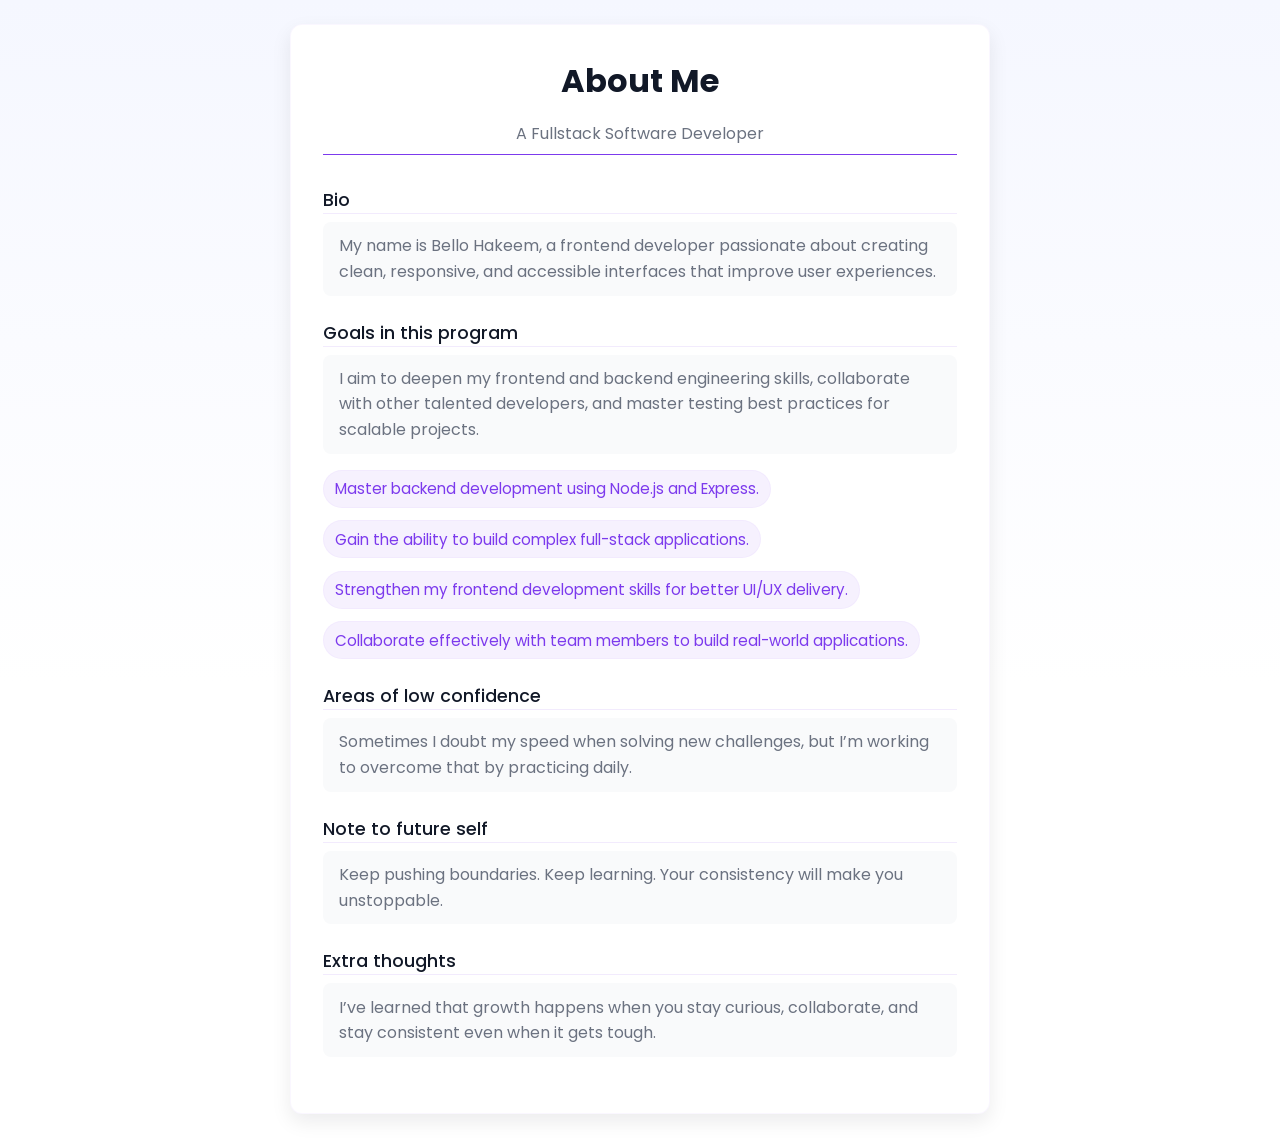
<file: about.html>
<!DOCTYPE html>
<html lang="en">
  <head>
    <meta charset="UTF-8" />
    <meta name="viewport" content="width=device-width, initial-scale=1.0" />
    <title>Hackhim | About Me</title>
    <link rel="stylesheet" href="../style.css" />
  </head>
  <body>
    <main class="about_page" data-testid="test-about-page">
      <h1>About Me</h1>
      <p>A Fullstack Software Developer</p>

      <section class="about_bio_section" data-testid="test-about-bio-section">
        <h2>Bio</h2>
        <p data-testid="test-about-bio">
          My name is Bello Hakeem, a frontend developer passionate about
          creating clean, responsive, and accessible interfaces that improve
          user experiences.
        </p>
      </section>

      <section
        class="about_goals_section"
        data-testid="test-about-goals-section"
      >
        <h2>Goals in this program</h2>
        <p data-testid="test-about-goals">
          I aim to deepen my frontend and backend engineering skills,
          collaborate with other talented developers, and master testing best
          practices for scalable projects.
        </p>
        <ul data-testid="test-about-goals-list">
          <li>Master backend development using Node.js and Express.</li>
          <li>Gain the ability to build complex full-stack applications.</li>

          <li>
            Strengthen my frontend development skills for better UI/UX delivery.
          </li>

          <li>
            Collaborate effectively with team members to build real-world
            applications.
          </li>
        </ul>
      </section>

      <section>
        <h2>Areas of low confidence</h2>
        <p data-testid="test-about-confidence">
          Sometimes I doubt my speed when solving new challenges, but I’m
          working to overcome that by practicing daily.
        </p>
      </section>

      <section>
        <h2>Note to future self</h2>
        <p data-testid="test-about-future-note">
          Keep pushing boundaries. Keep learning. Your consistency will make you
          unstoppable.
        </p>
      </section>

      <section>
        <h2>Extra thoughts</h2>
        <p data-testid="test-about-extra">
          I’ve learned that growth happens when you stay curious, collaborate,
          and stay consistent even when it gets tough.
        </p>
      </section>
    </main>
  </body>
</html>
</file>
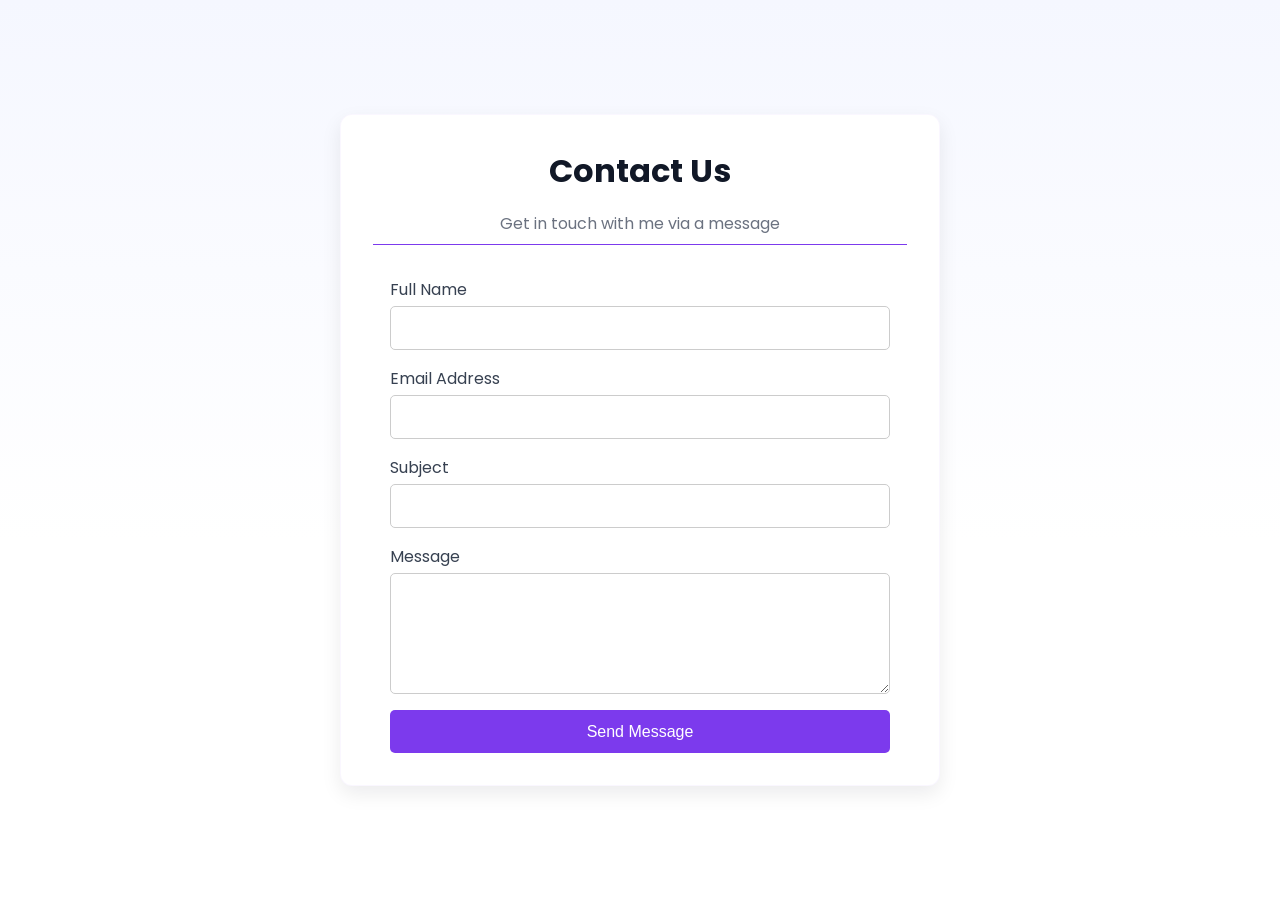
<file: contact.html>
<!DOCTYPE html>
<html lang="en">
  <head>
    <meta charset="UTF-8" />
    <meta name="viewport" content="width=device-width, initial-scale=1.0" />
    <title>Hackhim | Contact Us</title>
    <link rel="stylesheet" href="../style.css" />
  </head>
  <body>
    <main class="contact-page" data-testid="test-contact-page">
      <h1>Contact Us</h1>
      <p>Get in touch with me via a message</p>
      <!-- FORM -->
      <p
        id="success-msg"
        data-testid="test-contact-success"
        class="success-message"
        hidden
      >
        ✅ Message sent successfully! Thank you for reaching out.
      </p>
      <form id="contact-form" novalidate>
        <div class="form-group">
          <label for="name">Full Name</label>
          <input
            type="text"
            id="name"
            data-testid="test-contact-name"
            aria-describedby="error-name"
          />
          <span
            id="error-name"
            data-testid="test-contact-error-name"
            class="error-message"
            aria-live="polite"
          ></span>
        </div>

        <div class="form-group">
          <label for="email">Email Address</label>
          <input
            type="email"
            id="email"
            data-testid="test-contact-email"
            aria-describedby="error-email"
          />
          <span
            id="error-email"
            data-testid="test-contact-error-email"
            class="error-message"
            aria-live="polite"
          ></span>
        </div>

        <div class="form-group">
          <label for="subject">Subject</label>
          <input
            type="text"
            id="subject"
            data-testid="test-contact-subject"
            aria-describedby="error-subject"
          />
          <span
            id="error-subject"
            data-testid="test-contact-error-subject"
            class="error-message"
            aria-live="polite"
          ></span>
        </div>

        <div class="form-group">
          <label for="message">Message</label>
          <textarea
            id="message"
            rows="5"
            data-testid="test-contact-message"
            aria-describedby="error-message"
          ></textarea>
          <span
            id="error-message"
            data-testid="test-contact-error-message"
            class="error-message"
            aria-live="polite"
          ></span>
        </div>

        <button type="submit" data-testid="test-contact-submit">
          Send Message
        </button>
      </form>
    </main>

    <script src="contact.js"></script>
  </body>
</html>
</file>
<file: style.css>
@import url("https://fonts.googleapis.com/css2?family=Poppins:ital,wght@0,100;0,200;0,300;0,400;0,500;0,600;0,700;0,800;0,900;1,100;1,200;1,300;1,400;1,500;1,600;1,700;1,800;1,900&family=Roboto:ital,wght@0,100..900;1,100..900&display=swap");

* {
  margin: 0;
  padding: 0;
  box-sizing: border-box;
}

:root {
  --bg-1: #f5f7ff;
  --bg-2: #fff0f6;
  --accent-1: #7c3aed;
  --accent-2: #06b6d4;
  --accent-3: #5f24c5;
  --muted: #6b7280;
  --very-light-grey: #f9fafb;
  --card-radius: 12px;
}

body {
  font-family: system-ui;
  display: flex;
  align-items: center;
  justify-content: center;
  min-height: 100vh;
  background: linear-gradient(180deg, var(--bg-1), #ffffff 60%);
  padding: 1rem;
  font-family: "Poppins", sans-serif;
}

.profile-card {
  width: 100%;
  max-width: 500px;
  overflow: hidden;
  background: linear-gradient(
    135deg,
    rgba(255, 255, 255, 0.98),
    rgba(250, 250, 255, 0.95)
  );
  border-radius: var(--card-radius);
  /* padding: 2rem; */
  box-shadow: 0 8px 20px rgba(2, 6, 23, 0.08);
  border: 1px solid rgba(124, 58, 237, 0.04);
  transition: transform 0.2s ease, box-shadow 0.2s ease;
}

.profile-card:hover {
  transform: translateY(-5px);
}

.profile-card header {
  width: 100%;
  height: 150px;
  background: linear-gradient(90deg, var(--accent-1), var(--accent-2));
  padding: 2rem;
}

.profile-card header h2 {
  font-size: 1.25rem;
  line-height: 1.05;
  font-weight: 700;
  color: #f5f7ff;
}

.user-description {
  padding: 0 2rem 2rem;
}

.profile-card p[data-testid="test-user-bio"] {
  color: var(--muted);
  font-size: 0.95rem;
  margin-bottom: 1.5rem;
  line-height: 1.5;
  text-align: center;
}

/* Avatar */
.profile-card figure {
  position: relative;
  top: -3rem;
  text-align: center;
}
.profile-card img {
  width: 96px;
  height: 96px;
  border-radius: 50%;
  object-fit: cover;
  border: 5px solid rgba(255, 255, 255, 0.6);
  box-shadow: 0 6px 18px rgba(12, 20, 32, 0.1),
    0 0 0 6px rgba(124, 58, 237, 0.04);
  transition: transform 0.18s ease, box-shadow 0.18s ease;
}
.profile-card img:hover,
.profile-card img:focus {
  transform: scale(1.03);
}

/* Social links */
.social-links {
  display: flex;
  flex-direction: column;
  gap: 0.5rem;
  padding: 0;
  margin: 0.6rem 0;
  list-style: none;
  margin-bottom: 1rem;
}

.social-links a {
  display: inline-flex;
  align-items: center;
  justify-content: center;
  width: 100%;
  text-decoration: none;
  color: white;
  font-weight: 600;
  padding: 0.6rem 0.8rem;
  border-radius: 10px;
  background: linear-gradient(90deg, var(--accent-1), var(--accent-2));
  box-shadow: 0 6px 16px rgba(12, 20, 32, 0.08);
}

.social-links a:focus {
  outline: 3px solid rgba(6, 182, 212, 0.12);
  outline-offset: 3px;
}

/* Hobbies / dislikes */
section h3 {
  font-size: 0.95rem;
  margin-top: 0.5rem;
}

section ul {
  display: flex;
  flex-wrap: wrap;
  gap: 0.4rem;
  padding: 0;
  margin-top: 0.4rem;
  list-style: none;
  margin-bottom: 1rem;
}

section ul li {
  background: rgba(124, 58, 237, 0.07);
  padding: 0.28rem 0.5rem;
  border-radius: 999px;
  font-size: 0.8rem;
  color: #082032;
  border: 1px solid rgba(124, 58, 237, 0.04);
}

/* time display */
[data-testid="test-user-time"] {
  font-family: ui-monospace, SFMono-Regular, Menlo, Monaco, "Roboto Mono",
    monospace;
  font-weight: 700;
  background: rgba(6, 182, 212, 0.08);
  padding: 0.12rem 0.45rem;
  border-radius: 6px;
  margin-bottom: 1rem;
  display: inline-block;
}

/* Accessibility small touches */
a:focus-visible,
button:focus-visible {
  outline: 3px solid rgba(6, 182, 212, 0.14);
  outline-offset: 3px;
}

/* Contact Page Styles */
.contact-page {
  width: 100%;
  max-width: 600px;
  margin: 0 auto;
  padding: 2rem;
  background: #ffffff;
  border-radius: var(--card-radius);
  box-shadow: 0 8px 20px rgba(2, 6, 23, 0.08);
  border: 1px solid rgba(124, 58, 237, 0.04);
  transition: transform 0.2s ease, box-shadow 0.2s ease;
}

.contact-page:hover {
  transform: translateY(-5px);
}

.contact-page h1 {
  text-align: center;
  margin-bottom: 1rem;
  color: #111827;
}

.contact-page p {
  text-align: center;
  margin-bottom: 2rem;
  color: var(--muted);
  border-bottom: var(--accent-1) 1px solid;
  padding-bottom: 0.5rem;
}

form {
  display: flex;
  flex-direction: column;
  gap: 1rem;
  width: 100%;
  max-width: 500px;
  margin: 0 auto;
}

.form-group {
  display: flex;
  flex-direction: column;
}

label {
  margin-bottom: 0.25rem;
  font-weight: 400;
  color: #374151;
}

input,
textarea {
  padding: 0.75rem;
  border-radius: 5px;
  border: 1px solid #ccc;
  font-size: 1rem;
}

button {
  background: var(--accent-1);
  color: white;
  border: none;
  padding: 0.8rem;
  border-radius: 5px;
  font-size: 1rem;
  cursor: pointer;
}

button:hover {
  background: var(--accent-3);
}

.error-message {
  color: red;
  font-size: 0.9rem;
}

.success-message {
  color: #fff !important;
  font-weight: bold;
  text-align: center;
  padding: 0.75rem;
  border-radius: 5px;
  background-color: var(--accent-1);
  transition: all 0.3s ease;
}

/* ABOUT STYLES */
.about_page {
  width: 100%;
  max-width: 700px;
  margin: 0 auto;
  padding: 2rem;
  background: #ffffff;
  border-radius: var(--card-radius);
  box-shadow: 0 8px 20px rgba(2, 6, 23, 0.08);
  border: 1px solid rgba(124, 58, 237, 0.04);
  transition: transform 0.2s ease, box-shadow 0.2s ease;
}

.about_page:hover {
  transform: translateY(-5px);
}

.about_page h1 {
  text-align: center;
  margin-bottom: 1rem;
  color: #111827;
}

.about_page > p {
  text-align: center;
  margin-bottom: 2rem;
  color: var(--muted);
  font-size: 1rem;
  padding-bottom: 0.5rem;
  border-bottom: var(--accent-1) 1px solid;
}

.about_page section {
  margin-bottom: 1.5rem;
}

.about_page h2 {
  font-size: 1.1rem;
  border-bottom: 1px solid rgba(124, 58, 237, 0.1);
  font-weight: 500;
  margin-bottom: 0.5rem;
  color: #111827;
}

.about_page section p {
  color: var(--muted);
  font-size: 1rem;
  line-height: 1.6;
  background-color: var(--very-light-grey);
  padding: 0.7rem 1rem;
  border-radius: 8px;
}

.about_page section p:first-of-type {
  margin-top: 0.5rem;
}

.about_page section p:last-of-type {
  margin-bottom: 0.5rem;
}

.about_page section ul {
  display: flex;
  flex-wrap: wrap;
  gap: 0.8rem;
  padding: 0;
  margin-top: 1rem;
  list-style: none;
}

.about_page section ul li {
  color: var(--accent-1);
}

/* Tablet breakpoint */
@media (min-width: 600px) {
  body {
    padding: 1.5rem;
  }
  .profile-card {
    max-width: 640px;
  }

  /* social links become inline row */
  .social-links {
    flex-direction: row;
    justify-content: flex-start;
    gap: 0.6rem;
  }

  .social-links a {
    width: auto;
    padding: 0.45rem 0.7rem;
    border-radius: 999px;
    font-size: 0.95rem;
  }

  /* Slightly larger avatar */
  .profile-card img {
    width: 110px;
    height: 110px;
  }
}

/* Desktop breakpoint  */
@media (min-width: 1000px) {
  .profile-card {
    grid-template-columns: 140px 1fr;
    gap: 1.25rem;
    align-items: center;
    max-width: 900px;
  }

  figure {
    margin: 0;
    display: flex;
    align-items: center;
    justify-content: center;
  }
  .profile-card img {
    width: 140px;
    height: 140px;
    margin: 0;
  }

  .profile-card p[data-testid="test-user-bio"] {
    text-align: left;
  }

  /* increase chip sizes */
  section ul li {
    font-size: 0.95rem;
    padding: 0.4rem 0.7rem;
  }
}
</file>
